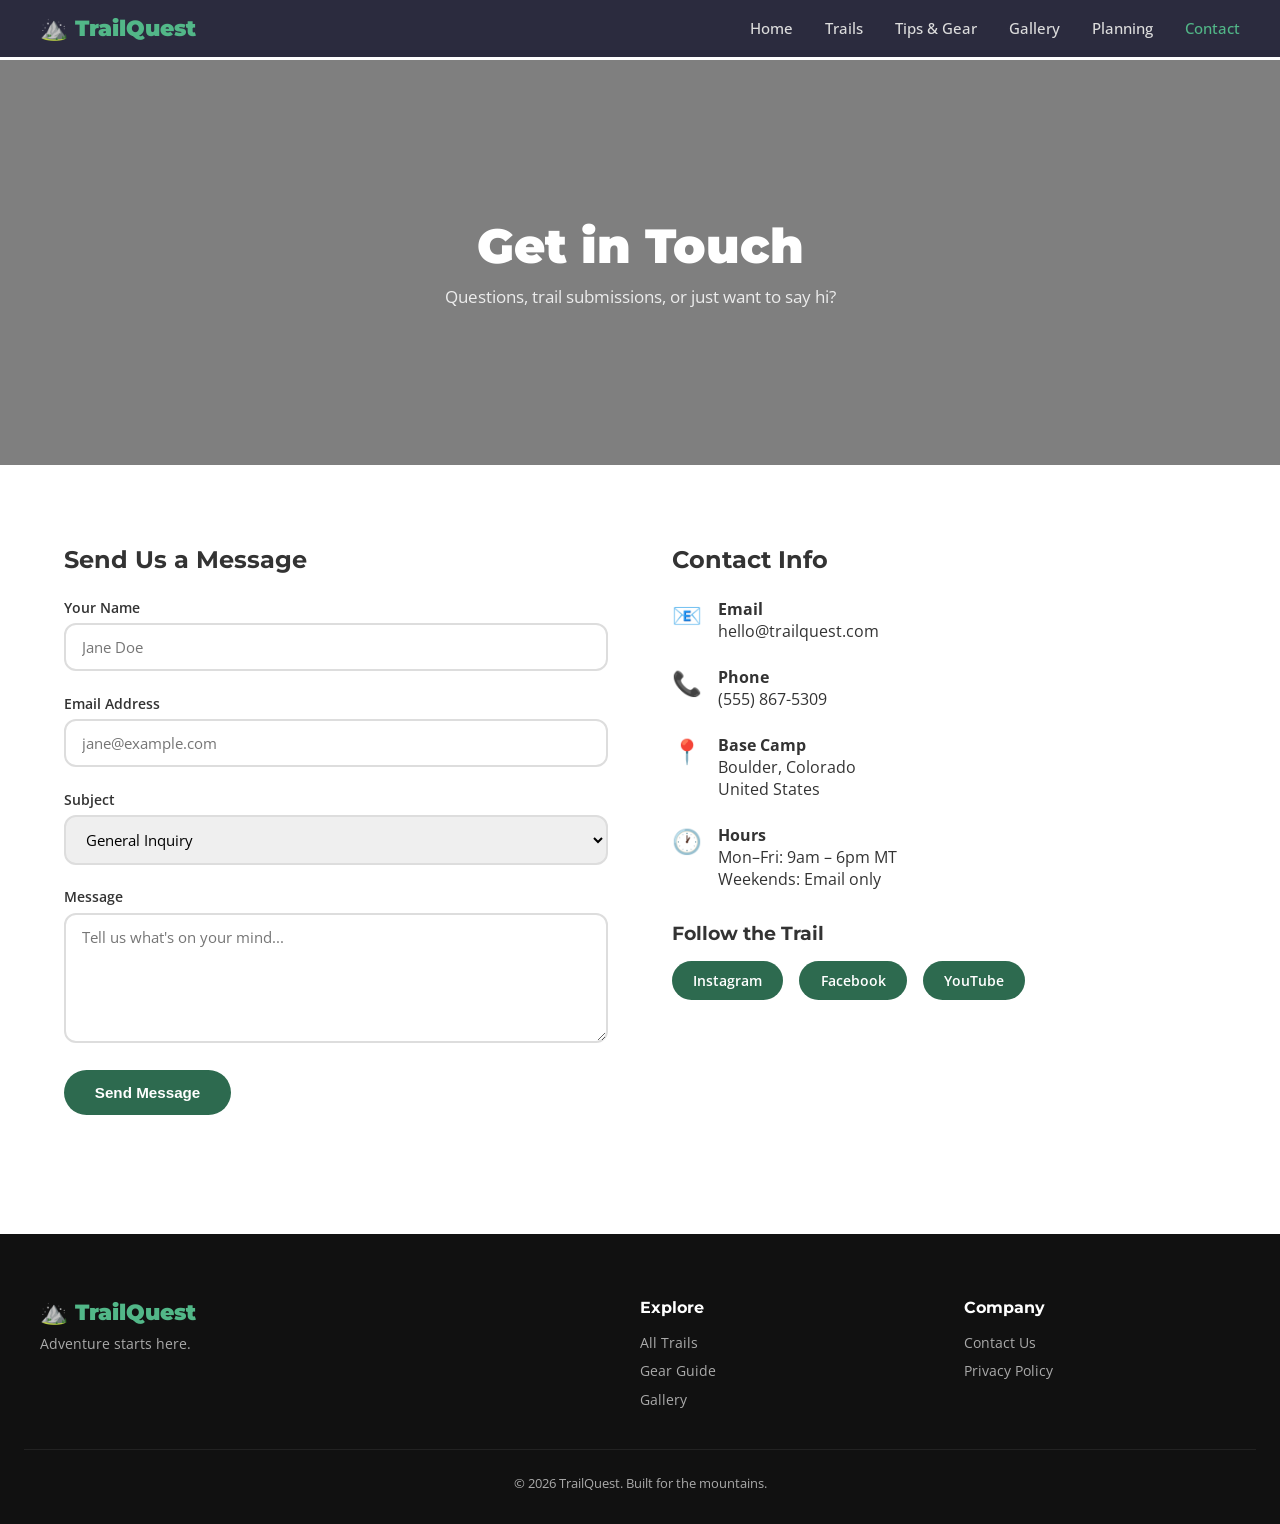
<file: contact.html>
<!DOCTYPE html>
<html lang="en">
<head>
  <meta charset="UTF-8" />
  <meta name="viewport" content="width=device-width, initial-scale=1.0" />
  <title>Contact — TrailQuest</title>
  <link rel="stylesheet" href="style.css" />
  <link href="https://fonts.googleapis.com/css2?family=Montserrat:wght@400;600;700;900&family=Open+Sans:wght@400;500&display=swap" rel="stylesheet" />
</head>
<body>

  <nav class="navbar">
    <div class="nav-inner">
      <a href="index.html" class="logo">⛰️ TrailQuest</a>
      <button class="nav-toggle">&#9776;</button>
      <ul class="nav-links">
        <li><a href="index.html">Home</a></li>
        <li><a href="trails.html">Trails</a></li>
        <li><a href="tips.html">Tips & Gear</a></li>
        <li><a href="gallery.html">Gallery</a></li>
        <li><a href="planning.html">Planning</a></li>
        <li><a href="contact.html" class="active">Contact</a></li>
      </ul>
    </div>
  </nav>

  <div class="page-hero" style="background-image:url('https://images.unsplash.com/photo-1469474968028-56623f02e42e?w=1400&q=80')">
    <div class="overlay"></div>
    <div class="page-hero-content">
      <h1>Get in Touch</h1>
      <p>Questions, trail submissions, or just want to say hi?</p>
    </div>
  </div>

  <section class="section">
    <div class="contact-wrap">

      <div class="contact-form-box">
        <h2 style="font-family:'Montserrat',sans-serif;margin-bottom:1.5rem;">Send Us a Message</h2>
        <form onsubmit="handleContact(event)">
          <div class="form-group">
            <label for="name">Your Name</label>
            <input type="text" id="name" placeholder="Jane Doe" required />
          </div>
          <div class="form-group">
            <label for="email">Email Address</label>
            <input type="email" id="email" placeholder="jane@example.com" required />
          </div>
          <div class="form-group">
            <label for="subject">Subject</label>
            <select id="subject">
              <option>General Inquiry</option>
              <option>Trail Submission</option>
              <option>Report a Trail Issue</option>
              <option>Partnership</option>
              <option>Other</option>
            </select>
          </div>
          <div class="form-group">
            <label for="message">Message</label>
            <textarea id="message" placeholder="Tell us what's on your mind..." required></textarea>
          </div>
          <button type="submit" class="btn btn-primary">Send Message</button>
        </form>
        <p id="contact-msg" style="margin-top:1rem;font-weight:600;min-height:1.4rem;"></p>
      </div>

      <div class="contact-info-box">
        <h2 style="font-family:'Montserrat',sans-serif;margin-bottom:1.5rem;">Contact Info</h2>
        <div class="info-item">
          <div class="info-icon">📧</div>
          <div><strong>Email</strong><br/>hello@trailquest.com</div>
        </div>
        <div class="info-item">
          <div class="info-icon">📞</div>
          <div><strong>Phone</strong><br/>(555) 867-5309</div>
        </div>
        <div class="info-item">
          <div class="info-icon">📍</div>
          <div><strong>Base Camp</strong><br/>Boulder, Colorado<br/>United States</div>
        </div>
        <div class="info-item">
          <div class="info-icon">🕐</div>
          <div><strong>Hours</strong><br/>Mon–Fri: 9am – 6pm MT<br/>Weekends: Email only</div>
        </div>

        <div style="margin-top:2rem;">
          <h3 style="font-family:'Montserrat',sans-serif;margin-bottom:1rem;">Follow the Trail</h3>
          <div style="display:flex;gap:1rem;flex-wrap:wrap;">
            <a href="#" class="btn btn-sm">Instagram</a>
            <a href="#" class="btn btn-sm">Facebook</a>
            <a href="#" class="btn btn-sm">YouTube</a>
          </div>
        </div>
      </div>

    </div>
  </section>

  <footer class="footer">
    <div class="footer-inner">
      <div class="footer-brand"><span class="logo">⛰️ TrailQuest</span><p>Adventure starts here.</p></div>
      <div class="footer-links"><h4>Explore</h4><a href="trails.html">All Trails</a><a href="tips.html">Gear Guide</a><a href="gallery.html">Gallery</a></div>
      <div class="footer-links"><h4>Company</h4><a href="contact.html">Contact Us</a><a href="#">Privacy Policy</a></div>
    </div>
    <p class="footer-copy">© 2026 TrailQuest. Built for the mountains.</p>
  </footer>

  <script src="script.js"></script>
</body>
</html>
</file>
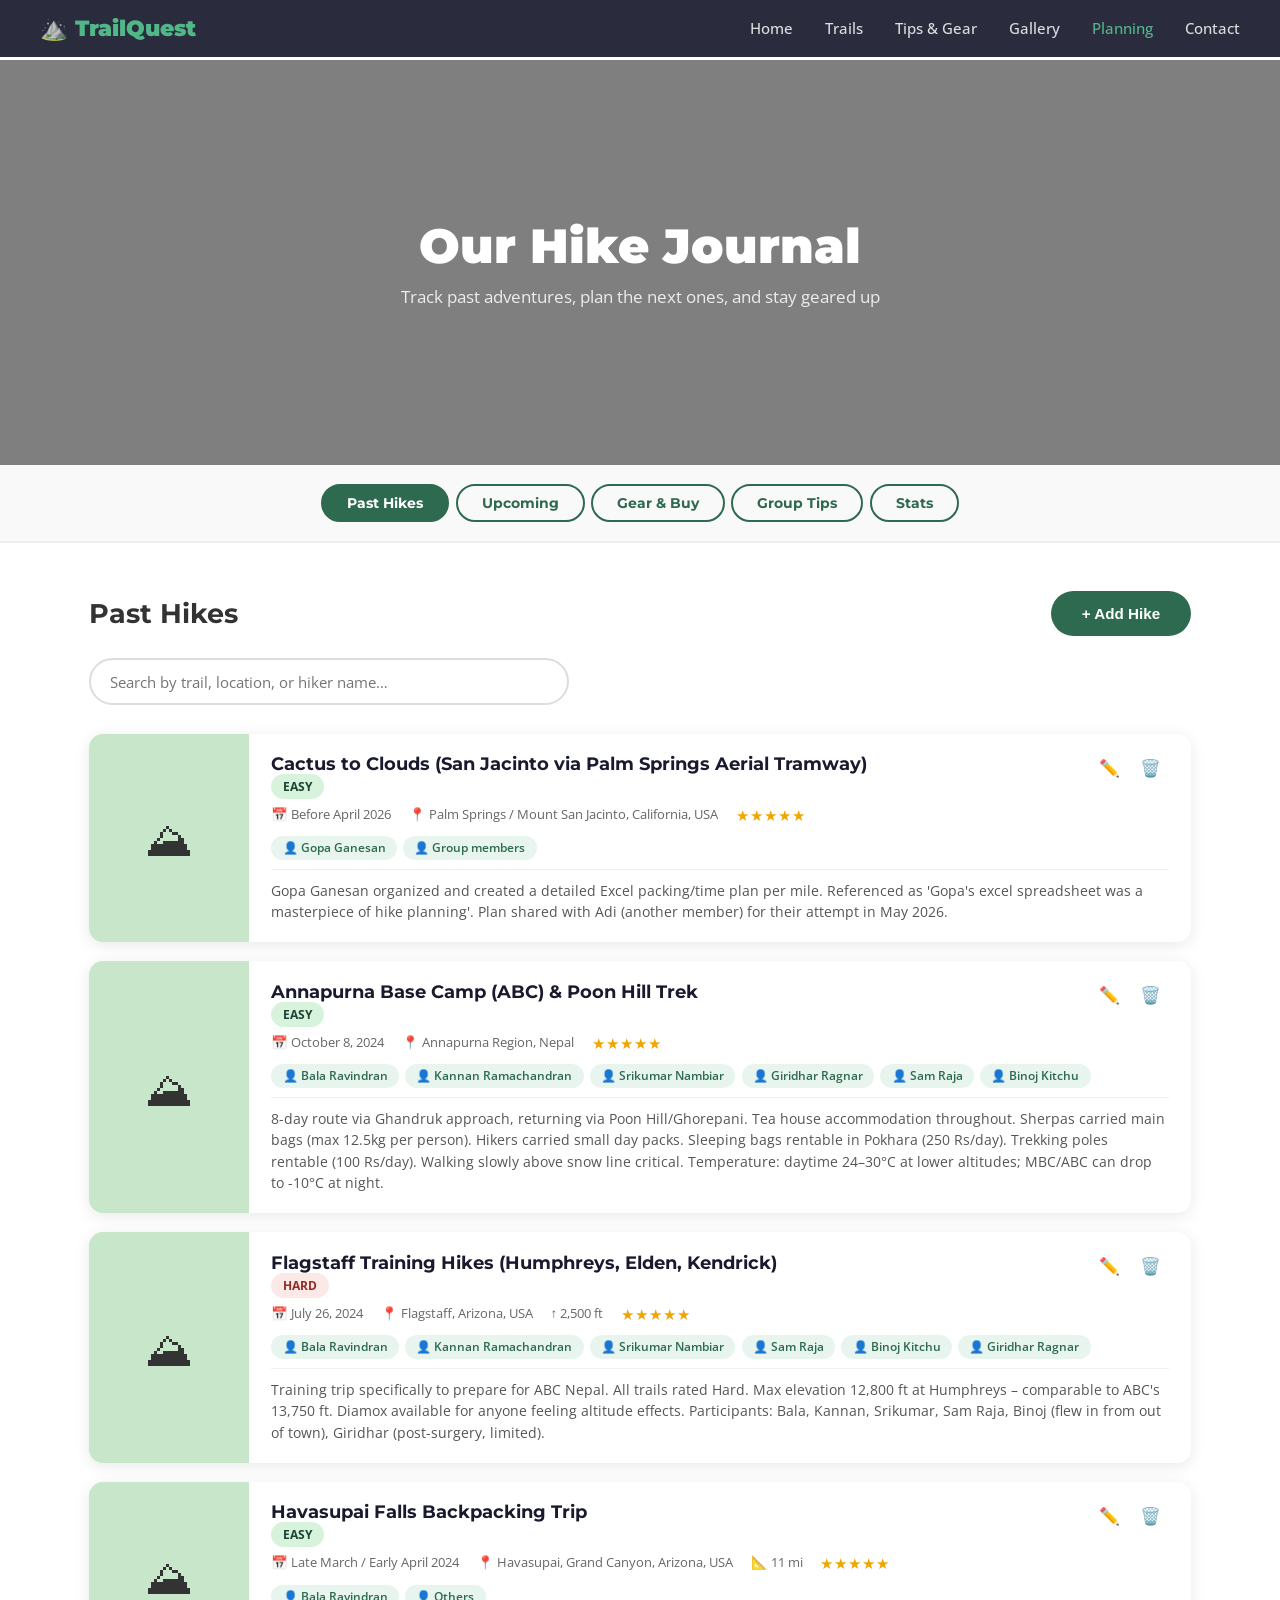
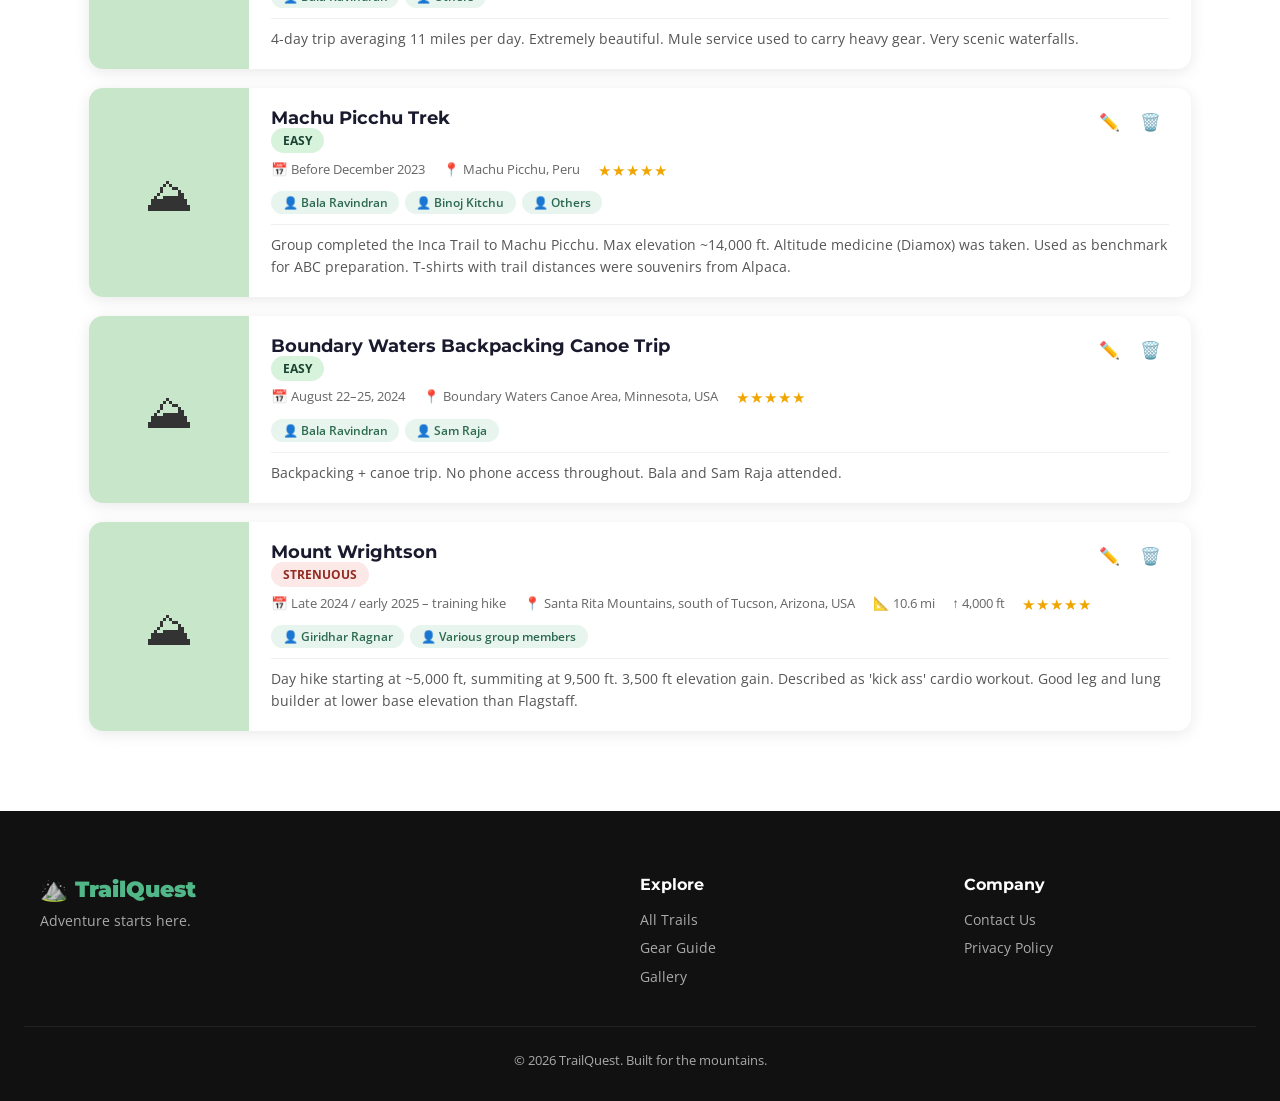
<file: planning.html>
<!DOCTYPE html>
<html lang="en">
<head>
  <meta charset="UTF-8" />
  <meta name="viewport" content="width=device-width, initial-scale=1.0" />
  <title>Hike Planning — TrailQuest</title>
  <link rel="stylesheet" href="style.css" />
  <link rel="stylesheet" href="planning.css" />
  <link href="https://fonts.googleapis.com/css2?family=Montserrat:wght@400;600;700;900&family=Open+Sans:wght@400;500&display=swap" rel="stylesheet" />
</head>
<body>

  <nav class="navbar">
    <div class="nav-inner">
      <a href="index.html" class="logo">&#9968;&#65039; TrailQuest</a>
      <button class="nav-toggle">&#9776;</button>
      <ul class="nav-links">
        <li><a href="index.html">Home</a></li>
        <li><a href="trails.html">Trails</a></li>
        <li><a href="tips.html">Tips &amp; Gear</a></li>
        <li><a href="gallery.html">Gallery</a></li>
        <li><a href="planning.html" class="active">Planning</a></li>
        <li><a href="contact.html">Contact</a></li>
      </ul>
    </div>
  </nav>

  <div class="page-hero" style="background-image:url('https://images.unsplash.com/photo-1476611338391-6f395a0dd82e?w=1400&q=80')">
    <div class="overlay"></div>
    <div class="page-hero-content">
      <h1>Our Hike Journal</h1>
      <p>Track past adventures, plan the next ones, and stay geared up</p>
    </div>
  </div>

  <!-- LOADING BANNER -->
  <div id="load-banner" class="load-banner">
    <span class="load-spinner"></span> Loading hike data&hellip;
  </div>

  <!-- TAB BAR -->
  <div class="plan-tabs">
    <button class="plan-tab active" data-tab="past">Past Hikes</button>
    <button class="plan-tab" data-tab="upcoming">Upcoming</button>
    <button class="plan-tab" data-tab="gear">Gear &amp; Buy</button>
    <button class="plan-tab" data-tab="tips">Group Tips</button>
    <button class="plan-tab" data-tab="stats">Stats</button>
  </div>

  <!-- ── PAST HIKES ── -->
  <section class="plan-section" id="tab-past">
    <div class="plan-header">
      <h2>Past Hikes</h2>
      <button class="btn btn-primary" onclick="openModal('past')">+ Add Hike</button>
    </div>
    <div class="search-bar">
      <input type="text" id="search-past" placeholder="Search by trail, location, or hiker name&hellip;" oninput="renderPast()" />
    </div>
    <div id="past-list" class="hike-list"></div>
    <p id="past-empty" class="empty-msg" style="display:none">No past hikes yet. Click &ldquo;Add Hike&rdquo; to log your first adventure!</p>
  </section>

  <!-- ── UPCOMING HIKES ── -->
  <section class="plan-section hidden" id="tab-upcoming">
    <div class="plan-header">
      <h2>Upcoming Hikes</h2>
      <button class="btn btn-primary" onclick="openModal('upcoming')">+ Add Hike</button>
    </div>
    <div class="search-bar">
      <input type="text" id="search-upcoming" placeholder="Search planned hikes&hellip;" oninput="renderUpcoming()" />
    </div>
    <div id="upcoming-list" class="hike-list"></div>
    <p id="upcoming-empty" class="empty-msg" style="display:none">No upcoming hikes planned yet.</p>
  </section>

  <!-- ── GEAR & BUY ── -->
  <section class="plan-section hidden" id="tab-gear">
    <div class="gear-layout">

      <!-- Left: checklist -->
      <div class="gear-col">
        <div class="plan-header" style="margin-bottom:1rem;">
          <h2>Gear Checklist</h2>
          <button class="btn btn-sm" onclick="clearGearChecks()" style="background:#eee;color:#555;">Reset</button>
        </div>
        <p class="section-hint">Check off items as you pack. Progress saves in your browser.</p>
        <ul id="gear-checklist" class="gear-checklist"></ul>

        <div id="rental-box" class="info-box" style="margin-top:2rem;"></div>
        <div id="packing-tips-box" style="margin-top:2rem;"></div>
      </div>

      <!-- Right: products to buy -->
      <div class="gear-col">
        <h2 style="font-family:'Montserrat',sans-serif;margin-bottom:.4rem;">Recommended Products</h2>
        <p class="section-hint">Group-recommended gear with links and prices.</p>
        <div id="products-filter" class="filters" style="justify-content:flex-start;margin-bottom:1.5rem;"></div>
        <div id="products-grid" class="products-grid"></div>
      </div>

    </div>
  </section>

  <!-- ── GROUP TIPS ── -->
  <section class="plan-section hidden" id="tab-tips">
    <h2 style="font-family:'Montserrat',sans-serif;margin-bottom:.4rem;">Group Tips &amp; Recommendations</h2>
    <p class="section-hint">Hard-earned wisdom from the chat &mdash; altitude, training, packing, logistics and more.</p>
    <div id="tips-accordion" class="tips-accordion"></div>
  </section>

  <!-- ── STATS ── -->
  <section class="plan-section hidden" id="tab-stats">
    <h2 style="font-family:'Montserrat',sans-serif;margin-bottom:2rem;">Group Stats</h2>
    <div class="stats-grid" id="stats-grid"></div>

    <div class="stats-lower">
      <div>
        <h3 style="font-family:'Montserrat',sans-serif;margin-bottom:1rem;">Top Hikers</h3>
        <div id="top-hikers" class="top-hikers"></div>
      </div>
      <div>
        <h3 style="font-family:'Montserrat',sans-serif;margin-bottom:1rem;">Most Active in Chat</h3>
        <div id="chat-leaders" class="top-hikers"></div>
      </div>
    </div>
  </section>

  <!-- ── ADD / EDIT MODAL ── -->
  <div class="modal-backdrop hidden" id="modal-backdrop" onclick="closeModal()">
    <div class="modal" onclick="event.stopPropagation()">
      <button class="modal-close" onclick="closeModal()">&times;</button>
      <h2 id="modal-title" style="font-family:'Montserrat',sans-serif;margin-bottom:1.5rem;">Add Hike</h2>
      <form id="hike-form" onsubmit="saveHike(event)">
        <input type="hidden" id="hike-id" />
        <input type="hidden" id="hike-type" />

        <div class="form-row">
          <div class="form-group">
            <label>Trail / Hike Name *</label>
            <input type="text" id="f-name" placeholder="e.g. Angel's Landing" required />
          </div>
          <div class="form-group">
            <label>Location</label>
            <input type="text" id="f-location" placeholder="e.g. Zion, UT" />
          </div>
        </div>

        <div class="form-row">
          <div class="form-group">
            <label id="date-label">Date Hiked *</label>
            <input type="date" id="f-date" required />
          </div>
          <div class="form-group">
            <label>Difficulty</label>
            <select id="f-difficulty">
              <option value="">-- Select --</option>
              <option value="easy">Easy</option>
              <option value="moderate">Moderate</option>
              <option value="hard">Hard</option>
              <option value="strenuous">Strenuous</option>
            </select>
          </div>
        </div>

        <div class="form-row">
          <div class="form-group">
            <label>Distance (miles)</label>
            <input type="number" id="f-distance" step="0.1" min="0" placeholder="e.g. 7.5" />
          </div>
          <div class="form-group">
            <label>Elevation Gain (ft)</label>
            <input type="number" id="f-elevation" min="0" placeholder="e.g. 1200" />
          </div>
        </div>

        <div class="form-group" id="rating-group">
          <label>Rating</label>
          <div class="star-rating" id="star-rating">
            <span class="star" data-val="1">&#9733;</span>
            <span class="star" data-val="2">&#9733;</span>
            <span class="star" data-val="3">&#9733;</span>
            <span class="star" data-val="4">&#9733;</span>
            <span class="star" data-val="5">&#9733;</span>
          </div>
          <input type="hidden" id="f-rating" value="0" />
        </div>

        <div class="form-group">
          <label>Who Was On This Hike?</label>
          <div class="hiker-input-row">
            <input type="text" id="hiker-input" placeholder="Type a name and press Enter" />
            <button type="button" class="btn btn-sm" onclick="addHiker()">Add</button>
          </div>
          <div id="hiker-tags" class="hiker-tags"></div>
        </div>

        <div class="form-group">
          <label>Notes / Highlights</label>
          <textarea id="f-notes" rows="3" placeholder="Memorable moments, trail conditions, tips&hellip;"></textarea>
        </div>

        <div class="form-group">
          <label>Photo URL (optional)</label>
          <input type="url" id="f-photo" placeholder="https://&hellip;" />
        </div>

        <div style="display:flex;gap:1rem;justify-content:flex-end;margin-top:1.5rem;">
          <button type="button" class="btn btn-outline" style="border-color:#ccc;color:#555;" onclick="closeModal()">Cancel</button>
          <button type="submit" class="btn btn-primary">Save Hike</button>
        </div>
      </form>
    </div>
  </div>

  <!-- ── DELETE MODAL ── -->
  <div class="modal-backdrop hidden" id="delete-backdrop" onclick="cancelDelete()">
    <div class="modal modal-sm" onclick="event.stopPropagation()">
      <h3 style="font-family:'Montserrat',sans-serif;margin-bottom:1rem;">Delete this hike?</h3>
      <p style="color:#555;margin-bottom:1.5rem;">This action cannot be undone.</p>
      <div style="display:flex;gap:1rem;justify-content:flex-end;">
        <button class="btn btn-outline" style="border-color:#ccc;color:#555;" onclick="cancelDelete()">Cancel</button>
        <button class="btn" style="background:#e53e3e;color:#fff;" onclick="confirmDelete()">Delete</button>
      </div>
    </div>
  </div>

  <footer class="footer">
    <div class="footer-inner">
      <div class="footer-brand"><span class="logo">&#9968;&#65039; TrailQuest</span><p>Adventure starts here.</p></div>
      <div class="footer-links"><h4>Explore</h4><a href="trails.html">All Trails</a><a href="tips.html">Gear Guide</a><a href="gallery.html">Gallery</a></div>
      <div class="footer-links"><h4>Company</h4><a href="contact.html">Contact Us</a><a href="#">Privacy Policy</a></div>
    </div>
    <p class="footer-copy">&copy; 2026 TrailQuest. Built for the mountains.</p>
  </footer>

  <script src="script.js"></script>
  <script src="planning.js"></script>
</body>
</html>
</file>
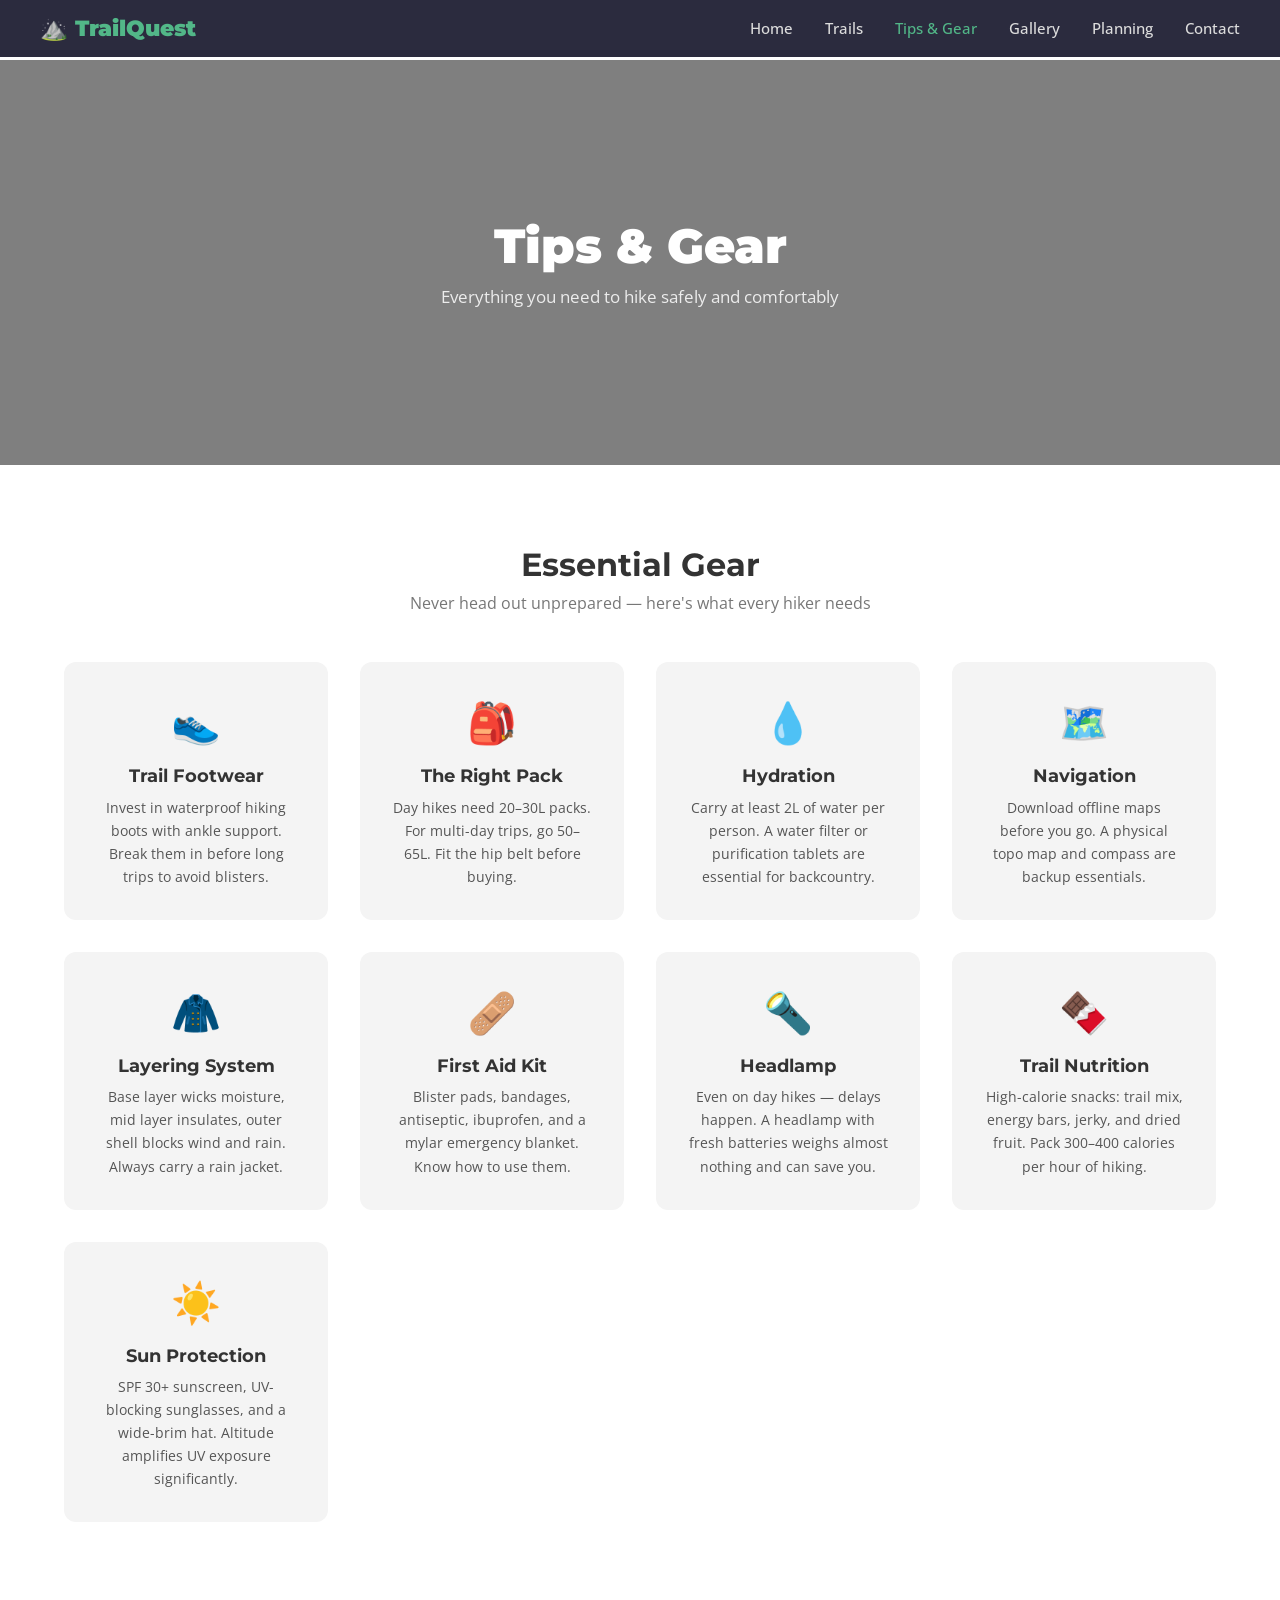
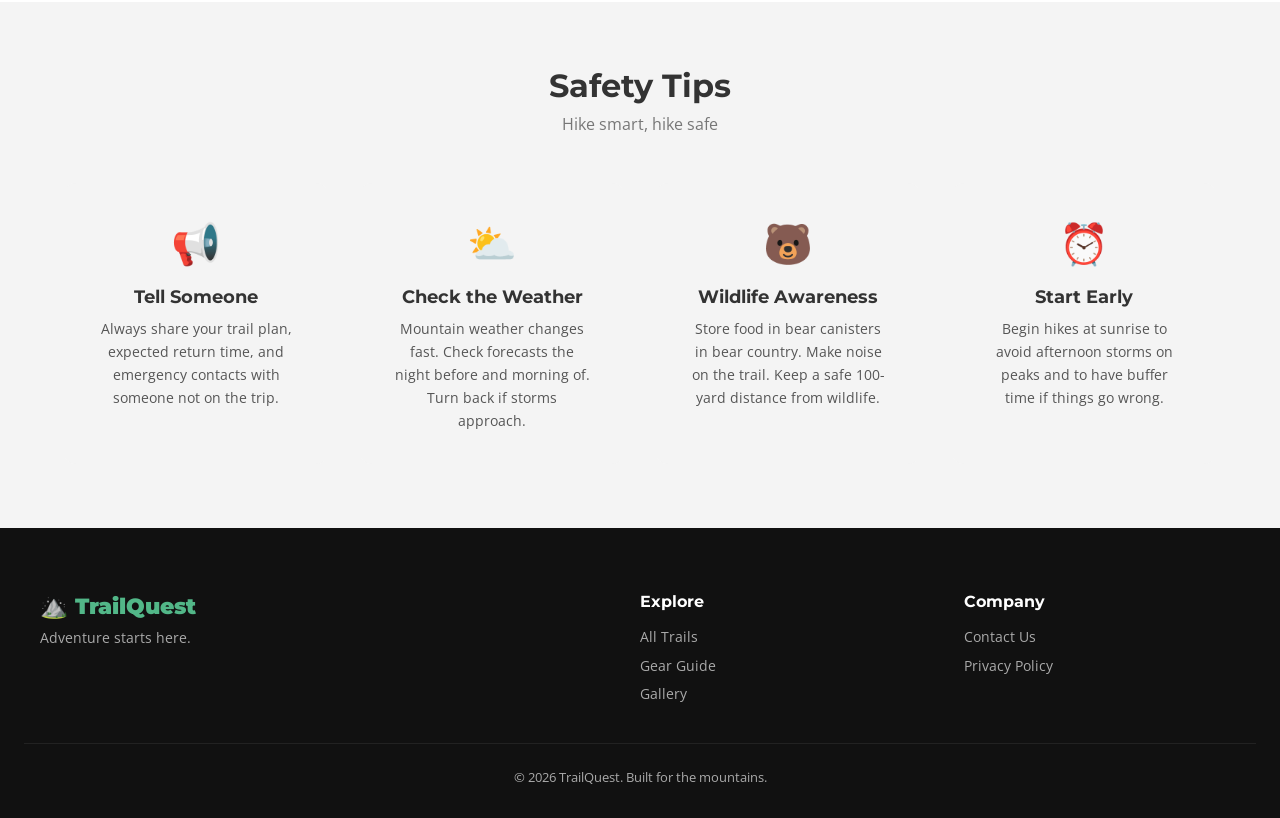
<file: tips.html>
<!DOCTYPE html>
<html lang="en">
<head>
  <meta charset="UTF-8" />
  <meta name="viewport" content="width=device-width, initial-scale=1.0" />
  <title>Tips & Gear — TrailQuest</title>
  <link rel="stylesheet" href="style.css" />
  <link href="https://fonts.googleapis.com/css2?family=Montserrat:wght@400;600;700;900&family=Open+Sans:wght@400;500&display=swap" rel="stylesheet" />
</head>
<body>

  <nav class="navbar">
    <div class="nav-inner">
      <a href="index.html" class="logo">⛰️ TrailQuest</a>
      <button class="nav-toggle">&#9776;</button>
      <ul class="nav-links">
        <li><a href="index.html">Home</a></li>
        <li><a href="trails.html">Trails</a></li>
        <li><a href="tips.html" class="active">Tips & Gear</a></li>
        <li><a href="gallery.html">Gallery</a></li>
        <li><a href="planning.html">Planning</a></li>
        <li><a href="contact.html">Contact</a></li>
      </ul>
    </div>
  </nav>

  <div class="page-hero" style="background-image:url('https://images.unsplash.com/photo-1551632811-561732d1e306?w=1400&q=80')">
    <div class="overlay"></div>
    <div class="page-hero-content">
      <h1>Tips & Gear</h1>
      <p>Everything you need to hike safely and comfortably</p>
    </div>
  </div>

  <section class="section">
    <h2 class="section-title">Essential Gear</h2>
    <p class="section-sub">Never head out unprepared — here's what every hiker needs</p>
    <div class="tips-grid">
      <div class="tip-card">
        <div class="tip-icon">👟</div>
        <h3>Trail Footwear</h3>
        <p>Invest in waterproof hiking boots with ankle support. Break them in before long trips to avoid blisters.</p>
      </div>
      <div class="tip-card">
        <div class="tip-icon">🎒</div>
        <h3>The Right Pack</h3>
        <p>Day hikes need 20–30L packs. For multi-day trips, go 50–65L. Fit the hip belt before buying.</p>
      </div>
      <div class="tip-card">
        <div class="tip-icon">💧</div>
        <h3>Hydration</h3>
        <p>Carry at least 2L of water per person. A water filter or purification tablets are essential for backcountry.</p>
      </div>
      <div class="tip-card">
        <div class="tip-icon">🗺️</div>
        <h3>Navigation</h3>
        <p>Download offline maps before you go. A physical topo map and compass are backup essentials.</p>
      </div>
      <div class="tip-card">
        <div class="tip-icon">🧥</div>
        <h3>Layering System</h3>
        <p>Base layer wicks moisture, mid layer insulates, outer shell blocks wind and rain. Always carry a rain jacket.</p>
      </div>
      <div class="tip-card">
        <div class="tip-icon">🩹</div>
        <h3>First Aid Kit</h3>
        <p>Blister pads, bandages, antiseptic, ibuprofen, and a mylar emergency blanket. Know how to use them.</p>
      </div>
      <div class="tip-card">
        <div class="tip-icon">🔦</div>
        <h3>Headlamp</h3>
        <p>Even on day hikes — delays happen. A headlamp with fresh batteries weighs almost nothing and can save you.</p>
      </div>
      <div class="tip-card">
        <div class="tip-icon">🍫</div>
        <h3>Trail Nutrition</h3>
        <p>High-calorie snacks: trail mix, energy bars, jerky, and dried fruit. Pack 300–400 calories per hour of hiking.</p>
      </div>
      <div class="tip-card">
        <div class="tip-icon">☀️</div>
        <h3>Sun Protection</h3>
        <p>SPF 30+ sunscreen, UV-blocking sunglasses, and a wide-brim hat. Altitude amplifies UV exposure significantly.</p>
      </div>
    </div>
  </section>

  <section style="background: var(--gray); padding: 4rem 0;">
    <div class="section" style="padding-top:0; padding-bottom:0;">
      <h2 class="section-title">Safety Tips</h2>
      <p class="section-sub">Hike smart, hike safe</p>
      <div class="tips-grid">
        <div class="tip-card">
          <div class="tip-icon">📢</div>
          <h3>Tell Someone</h3>
          <p>Always share your trail plan, expected return time, and emergency contacts with someone not on the trip.</p>
        </div>
        <div class="tip-card">
          <div class="tip-icon">⛅</div>
          <h3>Check the Weather</h3>
          <p>Mountain weather changes fast. Check forecasts the night before and morning of. Turn back if storms approach.</p>
        </div>
        <div class="tip-card">
          <div class="tip-icon">🐻</div>
          <h3>Wildlife Awareness</h3>
          <p>Store food in bear canisters in bear country. Make noise on the trail. Keep a safe 100-yard distance from wildlife.</p>
        </div>
        <div class="tip-card">
          <div class="tip-icon">⏰</div>
          <h3>Start Early</h3>
          <p>Begin hikes at sunrise to avoid afternoon storms on peaks and to have buffer time if things go wrong.</p>
        </div>
      </div>
    </div>
  </section>

  <footer class="footer">
    <div class="footer-inner">
      <div class="footer-brand"><span class="logo">⛰️ TrailQuest</span><p>Adventure starts here.</p></div>
      <div class="footer-links"><h4>Explore</h4><a href="trails.html">All Trails</a><a href="tips.html">Gear Guide</a><a href="gallery.html">Gallery</a></div>
      <div class="footer-links"><h4>Company</h4><a href="contact.html">Contact Us</a><a href="#">Privacy Policy</a></div>
    </div>
    <p class="footer-copy">© 2026 TrailQuest. Built for the mountains.</p>
  </footer>

  <script src="script.js"></script>
</body>
</html>
</file>
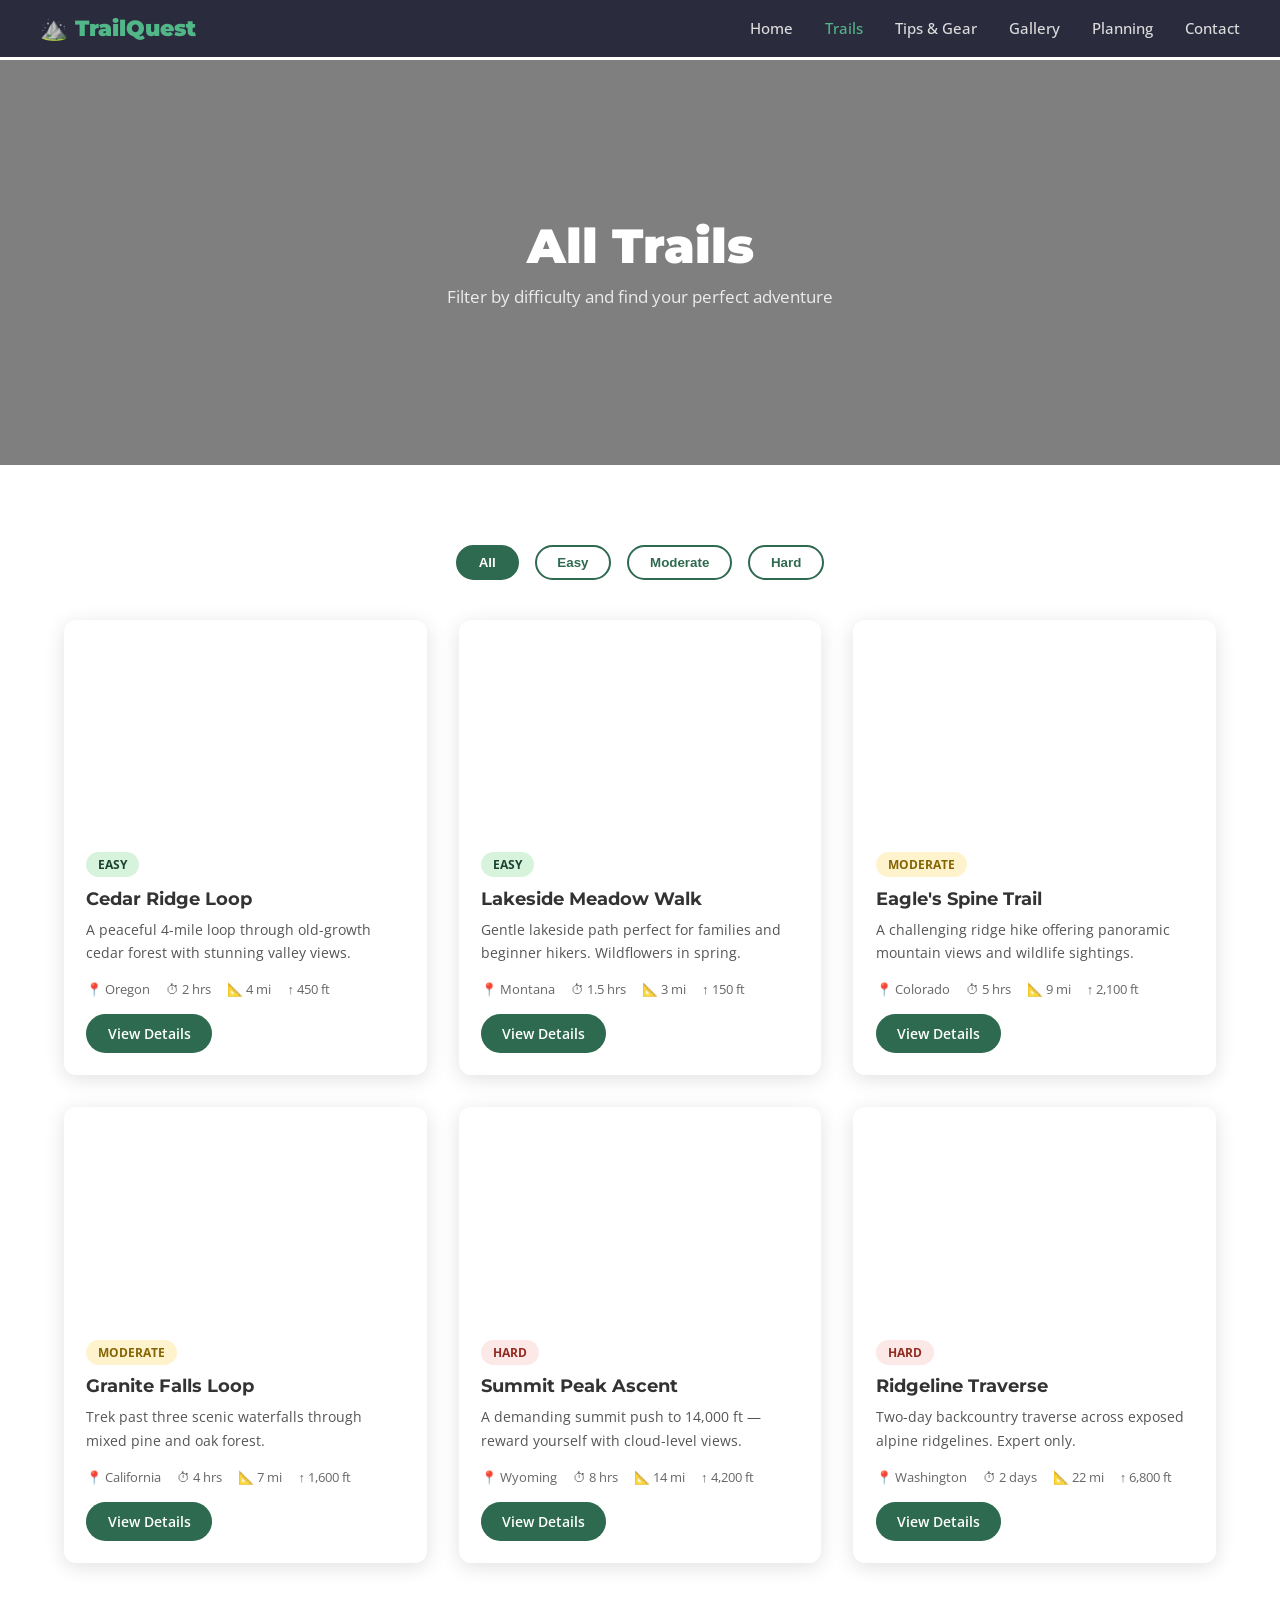
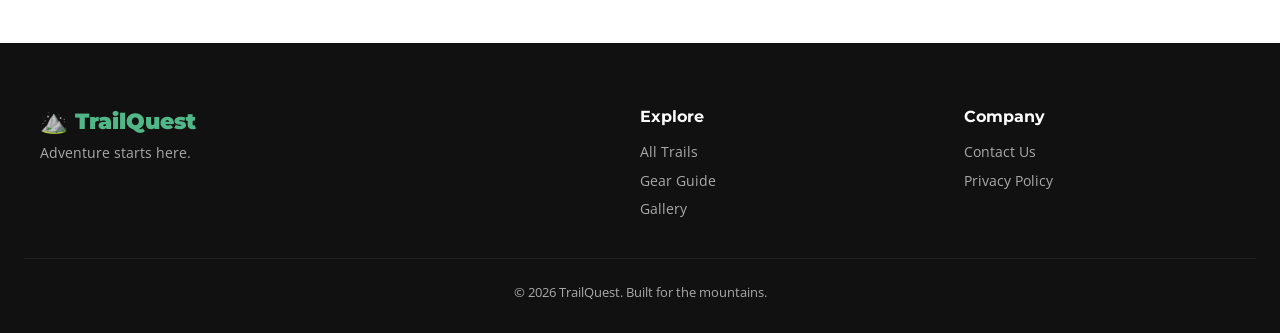
<file: trails.html>
<!DOCTYPE html>
<html lang="en">
<head>
  <meta charset="UTF-8" />
  <meta name="viewport" content="width=device-width, initial-scale=1.0" />
  <title>Trails — TrailQuest</title>
  <link rel="stylesheet" href="style.css" />
  <link href="https://fonts.googleapis.com/css2?family=Montserrat:wght@400;600;700;900&family=Open+Sans:wght@400;500&display=swap" rel="stylesheet" />
</head>
<body>

  <nav class="navbar">
    <div class="nav-inner">
      <a href="index.html" class="logo">⛰️ TrailQuest</a>
      <button class="nav-toggle">&#9776;</button>
      <ul class="nav-links">
        <li><a href="index.html">Home</a></li>
        <li><a href="trails.html" class="active">Trails</a></li>
        <li><a href="tips.html">Tips & Gear</a></li>
        <li><a href="gallery.html">Gallery</a></li>
        <li><a href="planning.html">Planning</a></li>
        <li><a href="contact.html">Contact</a></li>
      </ul>
    </div>
  </nav>

  <div class="page-hero" style="background-image:url('https://images.unsplash.com/photo-1464822759023-fed622ff2c3b?w=1400&q=80')">
    <div class="overlay"></div>
    <div class="page-hero-content">
      <h1>All Trails</h1>
      <p>Filter by difficulty and find your perfect adventure</p>
    </div>
  </div>

  <section class="section">
    <div class="filters">
      <button class="filter-btn active" data-filter="all">All</button>
      <button class="filter-btn" data-filter="easy">Easy</button>
      <button class="filter-btn" data-filter="moderate">Moderate</button>
      <button class="filter-btn" data-filter="hard">Hard</button>
    </div>

    <div class="card-grid">

      <div class="card" data-difficulty="easy">
        <div class="card-img" style="background-image:url('https://images.unsplash.com/photo-1448375240586-882707db888b?w=600&q=80')"></div>
        <div class="card-body">
          <span class="badge badge-easy">Easy</span>
          <h3>Cedar Ridge Loop</h3>
          <p>A peaceful 4-mile loop through old-growth cedar forest with stunning valley views.</p>
          <div class="trail-meta"><span>📍 Oregon</span><span>⏱ 2 hrs</span><span>📐 4 mi</span><span>↑ 450 ft</span></div>
          <a href="#" class="btn btn-sm">View Details</a>
        </div>
      </div>

      <div class="card" data-difficulty="easy">
        <div class="card-img" style="background-image:url('https://images.unsplash.com/photo-1441974231531-c6227db76b6e?w=600&q=80')"></div>
        <div class="card-body">
          <span class="badge badge-easy">Easy</span>
          <h3>Lakeside Meadow Walk</h3>
          <p>Gentle lakeside path perfect for families and beginner hikers. Wildflowers in spring.</p>
          <div class="trail-meta"><span>📍 Montana</span><span>⏱ 1.5 hrs</span><span>📐 3 mi</span><span>↑ 150 ft</span></div>
          <a href="#" class="btn btn-sm">View Details</a>
        </div>
      </div>

      <div class="card" data-difficulty="moderate">
        <div class="card-img" style="background-image:url('https://images.unsplash.com/photo-1501854140801-50d01698950b?w=600&q=80')"></div>
        <div class="card-body">
          <span class="badge badge-moderate">Moderate</span>
          <h3>Eagle's Spine Trail</h3>
          <p>A challenging ridge hike offering panoramic mountain views and wildlife sightings.</p>
          <div class="trail-meta"><span>📍 Colorado</span><span>⏱ 5 hrs</span><span>📐 9 mi</span><span>↑ 2,100 ft</span></div>
          <a href="#" class="btn btn-sm">View Details</a>
        </div>
      </div>

      <div class="card" data-difficulty="moderate">
        <div class="card-img" style="background-image:url('https://images.unsplash.com/photo-1519331379826-f10be5486c6f?w=600&q=80')"></div>
        <div class="card-body">
          <span class="badge badge-moderate">Moderate</span>
          <h3>Granite Falls Loop</h3>
          <p>Trek past three scenic waterfalls through mixed pine and oak forest.</p>
          <div class="trail-meta"><span>📍 California</span><span>⏱ 4 hrs</span><span>📐 7 mi</span><span>↑ 1,600 ft</span></div>
          <a href="#" class="btn btn-sm">View Details</a>
        </div>
      </div>

      <div class="card" data-difficulty="hard">
        <div class="card-img" style="background-image:url('https://images.unsplash.com/photo-1508739773434-c26b3d09e071?w=600&q=80')"></div>
        <div class="card-body">
          <span class="badge badge-hard">Hard</span>
          <h3>Summit Peak Ascent</h3>
          <p>A demanding summit push to 14,000 ft — reward yourself with cloud-level views.</p>
          <div class="trail-meta"><span>📍 Wyoming</span><span>⏱ 8 hrs</span><span>📐 14 mi</span><span>↑ 4,200 ft</span></div>
          <a href="#" class="btn btn-sm">View Details</a>
        </div>
      </div>

      <div class="card" data-difficulty="hard">
        <div class="card-img" style="background-image:url('https://images.unsplash.com/photo-1486870591958-9b9d0d1dda99?w=600&q=80')"></div>
        <div class="card-body">
          <span class="badge badge-hard">Hard</span>
          <h3>Ridgeline Traverse</h3>
          <p>Two-day backcountry traverse across exposed alpine ridgelines. Expert only.</p>
          <div class="trail-meta"><span>📍 Washington</span><span>⏱ 2 days</span><span>📐 22 mi</span><span>↑ 6,800 ft</span></div>
          <a href="#" class="btn btn-sm">View Details</a>
        </div>
      </div>

    </div>
  </section>

  <footer class="footer">
    <div class="footer-inner">
      <div class="footer-brand"><span class="logo">⛰️ TrailQuest</span><p>Adventure starts here.</p></div>
      <div class="footer-links"><h4>Explore</h4><a href="trails.html">All Trails</a><a href="tips.html">Gear Guide</a><a href="gallery.html">Gallery</a></div>
      <div class="footer-links"><h4>Company</h4><a href="contact.html">Contact Us</a><a href="#">Privacy Policy</a></div>
    </div>
    <p class="footer-copy">© 2026 TrailQuest. Built for the mountains.</p>
  </footer>

  <script src="script.js"></script>
</body>
</html>
</file>
<file: style.css>
/* ===== RESET & BASE ===== */
*, *::before, *::after { box-sizing: border-box; margin: 0; padding: 0; }

:root {
  --green:    #2d6a4f;
  --green-lt: #52b788;
  --amber:    #e76f51;
  --dark:     #1a1a2e;
  --gray:     #f4f4f4;
  --text:     #333;
  --white:    #fff;
  --radius:   12px;
  --shadow:   0 4px 20px rgba(0,0,0,.12);
}

html { scroll-behavior: smooth; }
body { font-family: 'Open Sans', sans-serif; color: var(--text); background: var(--white); }
img  { max-width: 100%; display: block; }
a    { text-decoration: none; color: inherit; }

/* ===== NAVBAR ===== */
.navbar {
  position: fixed; top: 0; left: 0; right: 0; z-index: 100;
  background: rgba(26,26,46,.92);
  backdrop-filter: blur(8px);
  padding: .9rem 1.5rem;
}
.nav-inner {
  max-width: 1200px; margin: auto;
  display: flex; align-items: center; justify-content: space-between;
}
.logo { font-family: 'Montserrat', sans-serif; font-weight: 900; font-size: 1.4rem; color: var(--green-lt); }
.nav-links { list-style: none; display: flex; gap: 2rem; }
.nav-links a { color: #ddd; font-weight: 500; font-size: .95rem; transition: color .2s; }
.nav-links a:hover, .nav-links a.active { color: var(--green-lt); }
.nav-toggle { display: none; background: none; border: none; color: #fff; font-size: 1.5rem; cursor: pointer; }

/* ===== BUTTONS ===== */
.btn {
  display: inline-block; padding: .75rem 1.8rem;
  border-radius: 50px; font-weight: 600; font-size: .95rem;
  cursor: pointer; transition: all .25s; border: 2px solid transparent;
}
.btn-primary  { background: var(--green); color: #fff; }
.btn-primary:hover { background: var(--green-lt); }
.btn-outline  { background: transparent; border-color: #fff; color: #fff; }
.btn-outline:hover { background: #fff; color: var(--dark); }
.btn-sm { padding: .5rem 1.2rem; font-size: .85rem; background: var(--green); color: #fff; border-radius: 50px; }
.btn-sm:hover { background: var(--green-lt); }
.btn-amber { background: var(--amber); color: #fff; }
.btn-amber:hover { background: #c1553c; }

/* ===== HERO ===== */
.hero {
  position: relative; min-height: 100vh;
  background: url('https://images.unsplash.com/photo-1506905925346-21bda4d32df4?w=1600&q=80') center/cover no-repeat;
  display: flex; align-items: center; justify-content: center; text-align: center;
}
.hero-overlay { position: absolute; inset: 0; background: rgba(0,0,0,.52); }
.hero-content { position: relative; z-index: 1; color: #fff; padding: 1rem; }
.hero-content h1 {
  font-family: 'Montserrat', sans-serif; font-size: clamp(2.4rem, 6vw, 4.5rem);
  font-weight: 900; line-height: 1.1; margin-bottom: 1.2rem;
}
.hero-content p { font-size: 1.15rem; max-width: 560px; margin: 0 auto 2rem; opacity: .9; }
.hero-content .btn { margin: .4rem; }

/* ===== STATS BAND ===== */
.stats-band {
  background: var(--green); color: #fff;
  display: flex; justify-content: center; flex-wrap: wrap; gap: 0;
}
.stat {
  flex: 1; min-width: 150px; text-align: center;
  padding: 1.8rem 1rem; border-right: 1px solid rgba(255,255,255,.15);
  display: flex; flex-direction: column; gap: .3rem;
}
.stat:last-child { border-right: none; }
.stat-num  { font-family: 'Montserrat', sans-serif; font-size: 2rem; font-weight: 900; }
.stat-label { font-size: .85rem; opacity: .85; }

/* ===== SECTIONS ===== */
.section { max-width: 1200px; margin: auto; padding: 5rem 1.5rem; }
.section-title { font-family: 'Montserrat', sans-serif; font-size: 2rem; font-weight: 700; text-align: center; margin-bottom: .5rem; }
.section-sub    { text-align: center; color: #777; margin-bottom: 3rem; }

/* ===== CARDS ===== */
.card-grid { display: grid; grid-template-columns: repeat(auto-fit, minmax(300px, 1fr)); gap: 2rem; }
.card { border-radius: var(--radius); overflow: hidden; box-shadow: var(--shadow); background: #fff; transition: transform .25s; }
.card:hover { transform: translateY(-6px); }
.card-img { height: 210px; background-size: cover; background-position: center; }
.card-body { padding: 1.4rem; }
.card-body h3 { font-family: 'Montserrat', sans-serif; font-size: 1.15rem; margin: .6rem 0 .5rem; }
.card-body p  { font-size: .9rem; color: #555; margin-bottom: 1rem; line-height: 1.6; }
.trail-meta   { display: flex; gap: 1rem; font-size: .82rem; color: #666; margin-bottom: 1rem; flex-wrap: wrap; }

/* badges */
.badge { display: inline-block; padding: .25rem .75rem; border-radius: 50px; font-size: .75rem; font-weight: 700; text-transform: uppercase; }
.badge-easy     { background: #d8f3dc; color: #1b4332; }
.badge-moderate { background: #fff3cd; color: #856404; }
.badge-hard     { background: #fde8e8; color: #922b21; }

/* ===== WHY US ===== */
.why-us {
  display: flex; align-items: center; gap: 4rem; flex-wrap: wrap;
  background: var(--gray); border-radius: var(--radius);
  padding: 4rem 3rem; margin: 0 1.5rem 0;
}
.why-text { flex: 1; min-width: 280px; }
.why-text h2 { font-family: 'Montserrat', sans-serif; font-size: 1.9rem; font-weight: 700; margin-bottom: 1.2rem; }
.why-list { list-style: none; margin-bottom: 2rem; }
.why-list li { padding: .5rem 0; font-size: 1rem; color: #444; }
.why-img  { flex: 1; min-width: 260px; }
.why-img img { border-radius: var(--radius); box-shadow: var(--shadow); width: 100%; object-fit: cover; max-height: 380px; }

/* ===== NEWSLETTER ===== */
.newsletter {
  background: var(--dark); color: #fff; text-align: center; padding: 5rem 1.5rem;
}
.newsletter h2 { font-family: 'Montserrat', sans-serif; font-size: 2rem; font-weight: 700; margin-bottom: .7rem; }
.newsletter p  { opacity: .8; margin-bottom: 2rem; }
.newsletter-form { display: flex; justify-content: center; gap: .75rem; flex-wrap: wrap; }
.newsletter-form input {
  padding: .75rem 1.4rem; border-radius: 50px; border: none;
  font-size: .95rem; width: 300px; max-width: 100%;
}
.sub-msg { margin-top: 1rem; color: var(--green-lt); font-weight: 600; min-height: 1.4rem; }

/* ===== FOOTER ===== */
.footer { background: #111; color: #aaa; padding: 4rem 1.5rem 2rem; }
.footer-inner { max-width: 1200px; margin: auto; display: flex; gap: 3rem; flex-wrap: wrap; margin-bottom: 2.5rem; }
.footer-brand { flex: 2; min-width: 200px; }
.footer-brand p { margin-top: .5rem; font-size: .9rem; }
.footer-links  { flex: 1; min-width: 140px; display: flex; flex-direction: column; gap: .6rem; }
.footer-links h4 { color: #fff; font-family: 'Montserrat', sans-serif; margin-bottom: .4rem; }
.footer-links a  { font-size: .88rem; transition: color .2s; }
.footer-links a:hover { color: var(--green-lt); }
.footer-copy { text-align: center; font-size: .8rem; border-top: 1px solid #222; padding-top: 1.5rem; }

/* ===== PAGE HERO (inner pages) ===== */
.page-hero {
  height: 45vh; min-height: 280px;
  background-size: cover; background-position: center;
  position: relative; display: flex; align-items: center; justify-content: center; text-align: center;
  margin-top: 60px;
}
.page-hero .overlay { position: absolute; inset: 0; background: rgba(0,0,0,.5); }
.page-hero-content { position: relative; z-index: 1; color: #fff; }
.page-hero-content h1 { font-family: 'Montserrat', sans-serif; font-size: clamp(1.8rem,5vw,3rem); font-weight: 900; }
.page-hero-content p  { font-size: 1.05rem; opacity: .85; margin-top: .6rem; }

/* ===== TRAILS PAGE ===== */
.filters { display: flex; gap: 1rem; flex-wrap: wrap; justify-content: center; margin-bottom: 2.5rem; }
.filter-btn {
  padding: .5rem 1.3rem; border-radius: 50px; border: 2px solid var(--green);
  background: transparent; color: var(--green); font-weight: 600; cursor: pointer; transition: all .2s;
}
.filter-btn:hover, .filter-btn.active { background: var(--green); color: #fff; }

/* ===== TIPS PAGE ===== */
.tips-grid { display: grid; grid-template-columns: repeat(auto-fit, minmax(260px, 1fr)); gap: 2rem; }
.tip-card  { background: var(--gray); border-radius: var(--radius); padding: 2rem; text-align: center; }
.tip-icon  { font-size: 2.5rem; margin-bottom: 1rem; }
.tip-card h3 { font-family: 'Montserrat', sans-serif; font-size: 1.1rem; margin-bottom: .6rem; }
.tip-card p  { font-size: .9rem; color: #555; line-height: 1.6; }

/* ===== GALLERY ===== */
.gallery-grid {
  display: grid;
  grid-template-columns: repeat(auto-fill, minmax(280px, 1fr));
  gap: 1rem;
}
.gallery-item { border-radius: var(--radius); overflow: hidden; cursor: pointer; }
.gallery-item img { width: 100%; height: 220px; object-fit: cover; transition: transform .3s; display: block; }
.gallery-item:hover img { transform: scale(1.05); }

/* ===== CONTACT PAGE ===== */
.contact-wrap { display: flex; gap: 4rem; flex-wrap: wrap; }
.contact-form-box { flex: 1; min-width: 280px; }
.contact-info-box { flex: 1; min-width: 240px; }
.form-group { margin-bottom: 1.4rem; }
.form-group label { display: block; font-weight: 600; margin-bottom: .4rem; font-size: .9rem; }
.form-group input,
.form-group textarea,
.form-group select {
  width: 100%; padding: .75rem 1rem; border: 2px solid #ddd;
  border-radius: var(--radius); font-size: .95rem; font-family: inherit;
  transition: border-color .2s;
}
.form-group input:focus,
.form-group textarea:focus { border-color: var(--green); outline: none; }
.form-group textarea { resize: vertical; min-height: 130px; }
.info-item { display: flex; gap: 1rem; align-items: flex-start; margin-bottom: 1.5rem; }
.info-icon { font-size: 1.5rem; }

/* ===== RESPONSIVE ===== */
@media (max-width: 768px) {
  .nav-links { display: none; flex-direction: column; position: absolute; top: 60px; left: 0; right: 0; background: rgba(26,26,46,.97); padding: 1.5rem; gap: 1rem; }
  .nav-links.open { display: flex; }
  .nav-toggle { display: block; }
  .why-us { padding: 2.5rem 1.5rem; }
  .stats-band { gap: 0; }
  .stat { min-width: 50%; border-right: none; border-bottom: 1px solid rgba(255,255,255,.15); }
}
</file>
<file: planning.css>
/* ═══════════════════════════════════════════════
   planning.css  –  Planning page styles
   ═══════════════════════════════════════════════ */

/* ── Loading banner ── */
.load-banner {
  display: none;
  align-items: center;
  justify-content: center;
  gap: .6rem;
  background: var(--green);
  color: #fff;
  padding: .65rem 1rem;
  font-size: .9rem;
  font-weight: 600;
}
.load-spinner {
  width: 16px; height: 16px;
  border: 3px solid rgba(255,255,255,.4);
  border-top-color: #fff;
  border-radius: 50%;
  animation: spin .7s linear infinite;
}
@keyframes spin { to { transform: rotate(360deg); } }

/* ── Tab bar ── */
.plan-tabs {
  display: flex;
  justify-content: center;
  flex-wrap: wrap;
  gap: .4rem;
  padding: 1.2rem 1rem;
  background: #f9f9f9;
  border-bottom: 2px solid #eee;
  position: sticky;
  top: 62px;
  z-index: 50;
}
.plan-tab {
  padding: .55rem 1.5rem;
  border-radius: 50px;
  border: 2px solid var(--green);
  background: transparent;
  color: var(--green);
  font-family: 'Montserrat', sans-serif;
  font-weight: 700;
  font-size: .85rem;
  cursor: pointer;
  transition: all .2s;
  white-space: nowrap;
}
.plan-tab:hover  { background: #e8f5ee; }
.plan-tab.active { background: var(--green); color: #fff; }

/* ── Section wrapper ── */
.plan-section {
  max-width: 1150px;
  margin: 0 auto;
  padding: 3rem 1.5rem 5rem;
}
.plan-section.hidden { display: none; }

.plan-header {
  display: flex;
  align-items: center;
  justify-content: space-between;
  margin-bottom: 1.4rem;
  flex-wrap: wrap;
  gap: 1rem;
}
.plan-header h2 {
  font-family: 'Montserrat', sans-serif;
  font-size: 1.7rem;
  font-weight: 700;
}

.section-hint {
  color: #777;
  font-size: .9rem;
  margin-bottom: 1.5rem;
}

/* ── Search bar ── */
.search-bar { margin-bottom: 1.8rem; }
.search-bar input {
  width: 100%; max-width: 480px;
  padding: .7rem 1.2rem;
  border: 2px solid #ddd;
  border-radius: 50px;
  font-size: .95rem;
  font-family: inherit;
  transition: border-color .2s;
}
.search-bar input:focus { border-color: var(--green); outline: none; }

/* ── Hike list & cards ── */
.hike-list { display: flex; flex-direction: column; gap: 1.2rem; }

.hike-card {
  background: #fff;
  border-radius: 14px;
  box-shadow: 0 3px 16px rgba(0,0,0,.09);
  overflow: hidden;
  display: flex;
  transition: transform .2s, box-shadow .2s;
}
.hike-card:hover { transform: translateY(-3px); box-shadow: 0 6px 24px rgba(0,0,0,.13); }

.hike-card-photo {
  width: 160px; min-height: 140px;
  flex-shrink: 0;
  background-size: cover; background-position: center;
  background-color: #c8e6c9;
  display: flex; align-items: center; justify-content: center;
  font-size: 3rem;
}
.hike-card-body {
  padding: 1.2rem 1.4rem;
  flex: 1;
  display: flex; flex-direction: column; gap: .4rem;
}
.hike-card-top {
  display: flex; align-items: flex-start;
  justify-content: space-between;
  gap: 1rem; flex-wrap: wrap;
}
.hike-card h3 {
  font-family: 'Montserrat', sans-serif;
  font-size: 1.1rem; font-weight: 700;
  color: #1a1a2e; margin: 0;
}
.hike-card-actions { display: flex; gap: .4rem; flex-shrink: 0; }
.icon-btn {
  background: none; border: none; cursor: pointer;
  font-size: 1.05rem; padding: .3rem .45rem;
  border-radius: 8px; transition: background .2s; color: #555;
}
.icon-btn:hover        { background: #f0f0f0; }
.icon-btn.delete:hover { background: #fde8e8; color: #c0392b; }

.hike-meta {
  display: flex; flex-wrap: wrap;
  gap: .5rem 1.1rem; font-size: .83rem; color: #666;
}
.hike-hikers { display: flex; flex-wrap: wrap; gap: .4rem; margin-top: .3rem; }
.hiker-chip {
  background: #e8f5ee; color: #2d6a4f;
  border-radius: 50px; padding: .2rem .7rem;
  font-size: .76rem; font-weight: 600;
}
.hike-notes {
  font-size: .87rem; color: #555; line-height: 1.55;
  border-top: 1px solid #f0f0f0; padding-top: .6rem; margin-top: .2rem;
}
.stars-display { color: #f0a500; font-size: .92rem; letter-spacing: 1px; }

/* Countdown badge */
.countdown-badge {
  display: inline-block; padding: .2rem .75rem;
  border-radius: 50px; font-size: .76rem; font-weight: 700;
  background: #fff3cd; color: #856404;
}
.countdown-badge.soon { background: #fde8e8; color: #922b21; }
.countdown-badge.past { background: #eee;    color: #888; }

.empty-msg {
  text-align: center; color: #999;
  font-size: 1rem; padding: 4rem 1rem;
}

/* ═══════════════════════════════════════
   GEAR & BUY TAB
   ═══════════════════════════════════════ */
.gear-layout {
  display: grid;
  grid-template-columns: 1fr 1fr;
  gap: 3rem;
  align-items: start;
}
@media (max-width: 900px) { .gear-layout { grid-template-columns: 1fr; } }

/* Checklist */
.gear-checklist {
  list-style: none;
  display: flex; flex-direction: column; gap: .4rem;
}
.gear-item {
  background: #fff;
  border: 1.5px solid #e8e8e8;
  border-radius: 10px;
  padding: .65rem 1rem;
  transition: background .15s, border-color .15s;
}
.gear-item label {
  display: flex; align-items: flex-start; gap: .75rem; cursor: pointer;
}
.gear-item input[type="checkbox"] {
  margin-top: .15rem; flex-shrink: 0;
  width: 17px; height: 17px; cursor: pointer;
  accent-color: var(--green);
}
.gear-item span { font-size: .9rem; line-height: 1.45; }
.gear-done {
  background: #f0faf4;
  border-color: var(--green-lt);
}
.gear-done span { color: #999; text-decoration: line-through; }

/* Info boxes */
.info-box {
  background: #f4f9f6;
  border-left: 4px solid var(--green);
  border-radius: 0 10px 10px 0;
  padding: 1.2rem 1.4rem;
}
.info-box h4,
#packing-tips-box h4 {
  font-family: 'Montserrat', sans-serif;
  font-size: 1rem; font-weight: 700;
  margin-bottom: .75rem; color: var(--green);
}
.info-list {
  list-style: none; display: flex; flex-direction: column; gap: .4rem;
}
.info-list li {
  font-size: .87rem; color: #444; line-height: 1.5;
  padding-left: 1rem; position: relative;
}
.info-list li::before {
  content: '•'; color: var(--green);
  position: absolute; left: 0;
}
#packing-tips-box {
  background: #fafafa;
  border: 1.5px solid #eee;
  border-radius: 10px;
  padding: 1.2rem 1.4rem;
}
.hint-text { font-size: .8rem; color: #888; margin-top: .5rem; font-style: italic; }

/* Products grid */
.products-grid {
  display: grid;
  grid-template-columns: repeat(auto-fill, minmax(260px, 1fr));
  gap: 1.2rem;
}
.product-card {
  background: #fff;
  border-radius: 14px;
  box-shadow: 0 2px 12px rgba(0,0,0,.08);
  padding: 1.3rem;
  display: flex; flex-direction: column; gap: .5rem;
  transition: transform .2s, box-shadow .2s;
  position: relative;
}
.product-card:hover { transform: translateY(-3px); box-shadow: 0 6px 20px rgba(0,0,0,.12); }

.product-cat-tag {
  display: inline-block;
  background: #e8f5ee; color: #2d6a4f;
  border-radius: 50px; padding: .2rem .7rem;
  font-size: .72rem; font-weight: 700;
  text-transform: uppercase; letter-spacing: .5px;
  align-self: flex-start;
}
.product-card h4 {
  font-family: 'Montserrat', sans-serif;
  font-size: .97rem; font-weight: 700;
  color: #1a1a2e; line-height: 1.3;
}
.product-brand { font-size: .8rem; color: var(--green); font-weight: 600; }
.product-desc  { font-size: .83rem; color: #555; line-height: 1.5; }
.product-notes {
  font-size: .8rem; color: #777; line-height: 1.45;
  border-top: 1px solid #f0f0f0; padding-top: .4rem; margin-top: .2rem;
}
.product-footer {
  display: flex; justify-content: space-between;
  align-items: center; margin-top: auto; padding-top: .6rem;
  border-top: 1px solid #f0f0f0; gap: .5rem; flex-wrap: wrap;
}
.product-price {
  font-family: 'Montserrat', sans-serif;
  font-size: 1rem; font-weight: 700; color: var(--green);
}
.product-store {
  font-size: .76rem; background: #fff3cd; color: #856404;
  padding: .15rem .55rem; border-radius: 50px; font-weight: 600;
}
.product-rec {
  font-size: .76rem; color: #999; margin-top: .2rem;
  border-top: 1px dashed #eee; padding-top: .4rem;
}

/* Filter buttons (reuse from style.css + override) */
.filters { display: flex; gap: .5rem; flex-wrap: wrap; }
.filter-btn {
  padding: .4rem 1rem; border-radius: 50px;
  border: 2px solid var(--green); background: transparent;
  color: var(--green); font-weight: 600; font-size: .8rem;
  cursor: pointer; transition: all .2s; white-space: nowrap;
}
.filter-btn:hover, .filter-btn.active { background: var(--green); color: #fff; }

/* ═══════════════════════════════════════
   GROUP TIPS TAB – accordion
   ═══════════════════════════════════════ */
.tips-accordion {
  display: flex; flex-direction: column; gap: .8rem;
  max-width: 860px;
}
.accordion-item {
  background: #fff;
  border: 1.5px solid #e8e8e8;
  border-radius: 12px;
  overflow: hidden;
  box-shadow: 0 2px 8px rgba(0,0,0,.05);
}
.accordion-header {
  width: 100%; text-align: left;
  background: none; border: none; cursor: pointer;
  padding: 1rem 1.3rem;
  display: flex; justify-content: space-between; align-items: center;
  font-family: 'Montserrat', sans-serif;
  font-size: 1rem; font-weight: 700; color: #1a1a2e;
  transition: background .15s;
}
.accordion-header:hover { background: #f4f9f6; }
.accordion-arrow {
  font-size: 1.2rem; color: var(--green);
  transition: transform .25s;
  display: inline-block;
}
.accordion-arrow.rotated { transform: rotate(180deg); }

.accordion-body {
  list-style: none;
  max-height: 0; overflow: hidden;
  transition: max-height .35s ease, padding .25s;
  padding: 0 1.3rem;
}
.accordion-body.open {
  max-height: 800px;
  padding: .2rem 1.3rem 1.2rem;
}
.accordion-body li {
  font-size: .9rem; color: #444; line-height: 1.6;
  padding: .45rem 0 .45rem 1.3rem;
  position: relative;
  border-bottom: 1px solid #f5f5f5;
}
.accordion-body li:last-child { border-bottom: none; }
.accordion-body li::before {
  content: '✓';
  position: absolute; left: 0;
  color: var(--green); font-weight: 700; font-size: .85rem;
}

/* ═══════════════════════════════════════
   STATS TAB
   ═══════════════════════════════════════ */
.stats-grid {
  display: grid;
  grid-template-columns: repeat(auto-fit, minmax(160px, 1fr));
  gap: 1.4rem;
  margin-bottom: 3rem;
}
.stat-card {
  background: var(--gray);
  border-radius: 14px;
  padding: 1.8rem 1.4rem;
  text-align: center;
}
.stat-card .big {
  font-family: 'Montserrat', sans-serif;
  font-size: 2.2rem; font-weight: 900;
  color: var(--green);
}
.stat-card .lbl { font-size: .83rem; color: #666; margin-top: .3rem; }

.stats-lower {
  display: grid;
  grid-template-columns: 1fr 1fr;
  gap: 3rem;
}
@media (max-width: 700px) { .stats-lower { grid-template-columns: 1fr; } }

.top-hikers { display: flex; flex-wrap: wrap; gap: 1rem; }
.hiker-stat {
  background: #fff; border: 2px solid #e8f5ee;
  border-radius: 12px; padding: .9rem 1.3rem;
  text-align: center; min-width: 110px;
}
.hiker-stat .hiker-count {
  font-family: 'Montserrat', sans-serif;
  font-size: 1.5rem; font-weight: 900; color: var(--green);
}
.hiker-stat .hiker-name { font-size: .8rem; color: #555; margin-top: .2rem; }

/* ═══════════════════════════════════════
   MODAL
   ═══════════════════════════════════════ */
.modal-backdrop {
  position: fixed; inset: 0;
  background: rgba(0,0,0,.55);
  z-index: 200;
  display: flex; align-items: center; justify-content: center;
  padding: 1rem;
}
.modal-backdrop.hidden { display: none; }

.modal {
  background: #fff; border-radius: 18px;
  padding: 2.5rem; width: 100%; max-width: 680px;
  max-height: 90vh; overflow-y: auto;
  position: relative;
  box-shadow: 0 20px 60px rgba(0,0,0,.25);
}
.modal-sm { max-width: 380px; }
.modal-close {
  position: absolute; top: 1.2rem; right: 1.4rem;
  background: none; border: none; font-size: 1.6rem;
  cursor: pointer; color: #999; line-height: 1;
}
.modal-close:hover { color: #333; }

.form-row {
  display: grid; grid-template-columns: 1fr 1fr; gap: 1rem;
}
.form-group { margin-bottom: 1.3rem; }
.form-group label {
  display: block; font-weight: 600;
  margin-bottom: .4rem; font-size: .88rem;
}
.form-group input,
.form-group textarea,
.form-group select {
  width: 100%; padding: .7rem 1rem;
  border: 2px solid #ddd; border-radius: var(--radius);
  font-size: .95rem; font-family: inherit;
  transition: border-color .2s;
}
.form-group input:focus,
.form-group textarea:focus { border-color: var(--green); outline: none; }
.form-group textarea { resize: vertical; min-height: 110px; }

/* Star rating */
.star-rating { display: flex; gap: .3rem; margin-top: .3rem; }
.star {
  font-size: 1.7rem; color: #ddd; cursor: pointer;
  transition: color .15s, transform .15s;
}
.star.active, .star:hover { color: #f0a500; }
.star:hover { transform: scale(1.15); }

/* Hiker tag input */
.hiker-input-row { display: flex; gap: .6rem; margin-bottom: .6rem; }
.hiker-input-row input { flex: 1; }
.hiker-tags { display: flex; flex-wrap: wrap; gap: .4rem; }
.hiker-tag {
  background: #e8f5ee; color: #2d6a4f;
  border-radius: 50px; padding: .3rem .85rem;
  font-size: .8rem; font-weight: 600;
  display: flex; align-items: center; gap: .4rem;
}
.hiker-tag button {
  background: none; border: none; cursor: pointer;
  font-size: .9rem; color: #2d6a4f; padding: 0; line-height: 1;
}
.hiker-tag button:hover { color: #c0392b; }

/* ═══════════════════════════════════════
   RESPONSIVE
   ═══════════════════════════════════════ */
@media (max-width: 640px) {
  .hike-card { flex-direction: column; }
  .hike-card-photo { width: 100%; height: 150px; }
  .form-row { grid-template-columns: 1fr; }
  .plan-tab { padding: .45rem 1rem; font-size: .78rem; }
  .products-grid { grid-template-columns: 1fr; }
}
</file>
